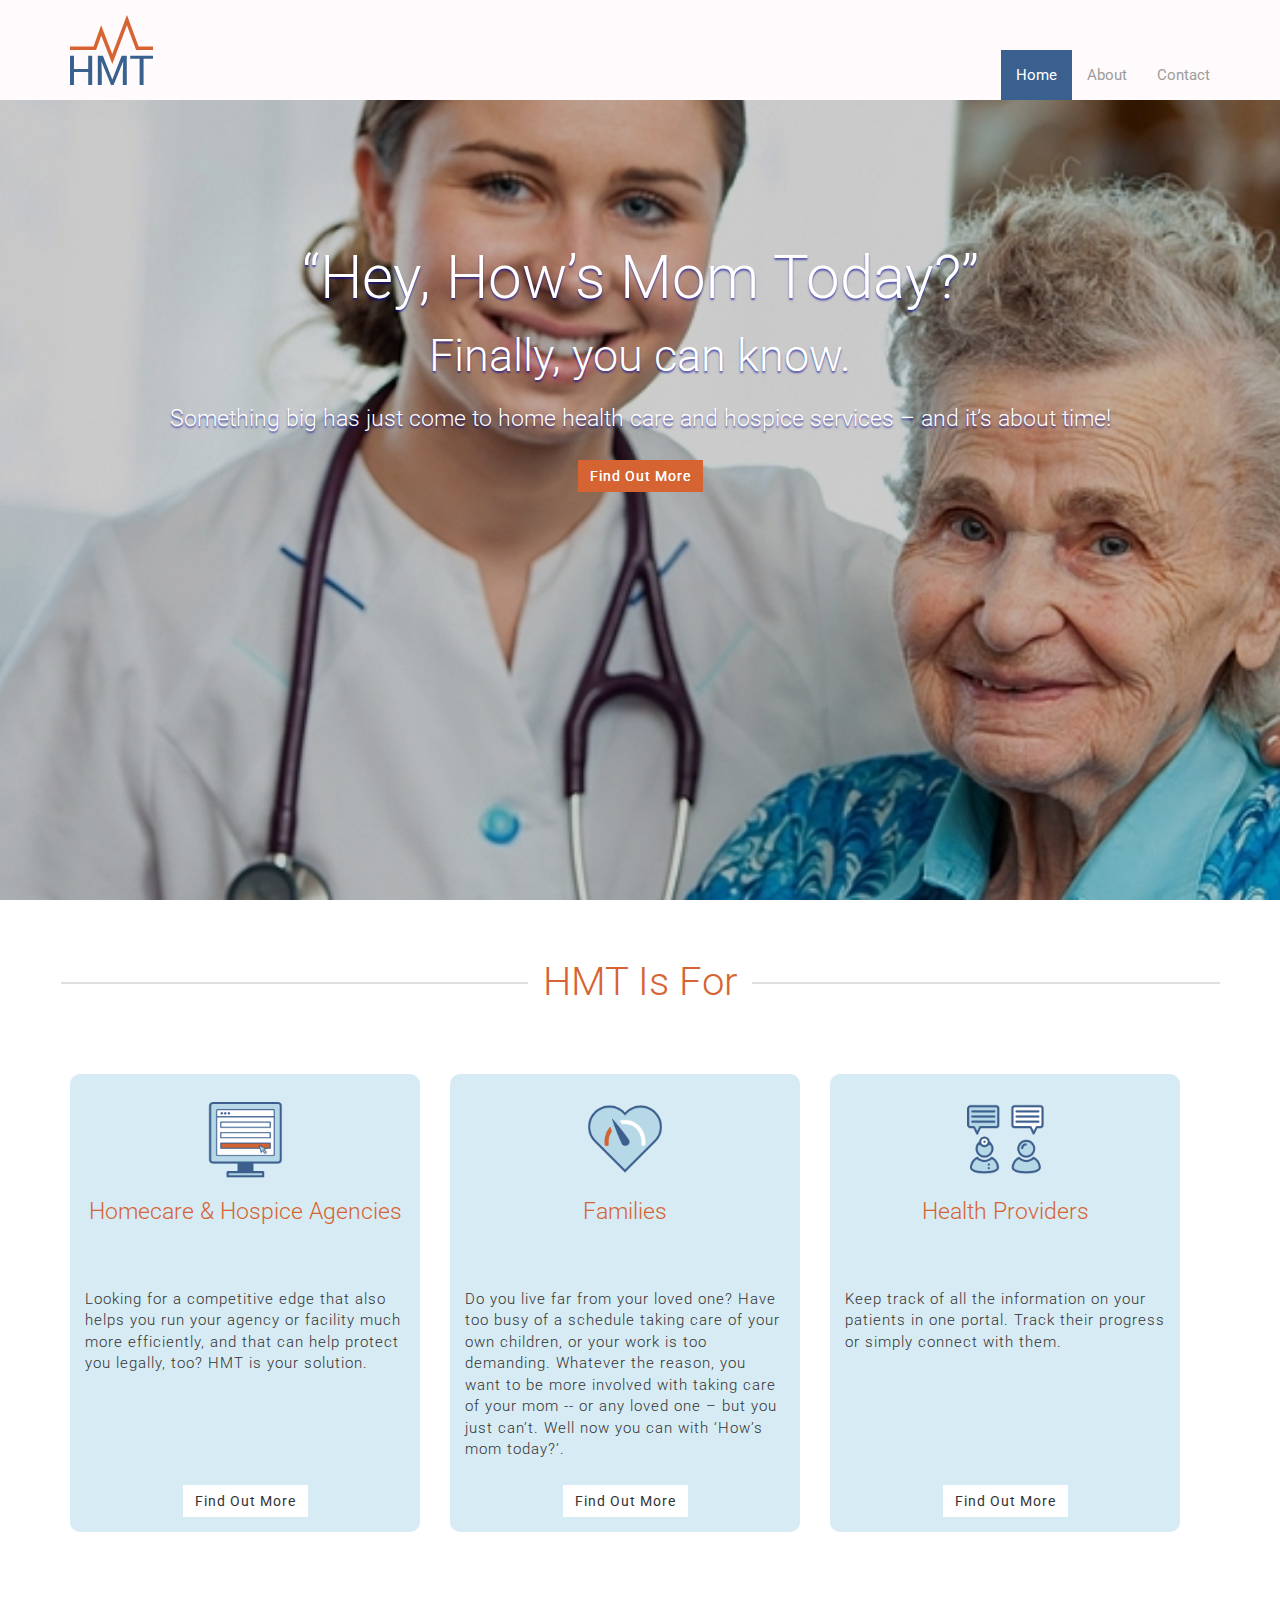
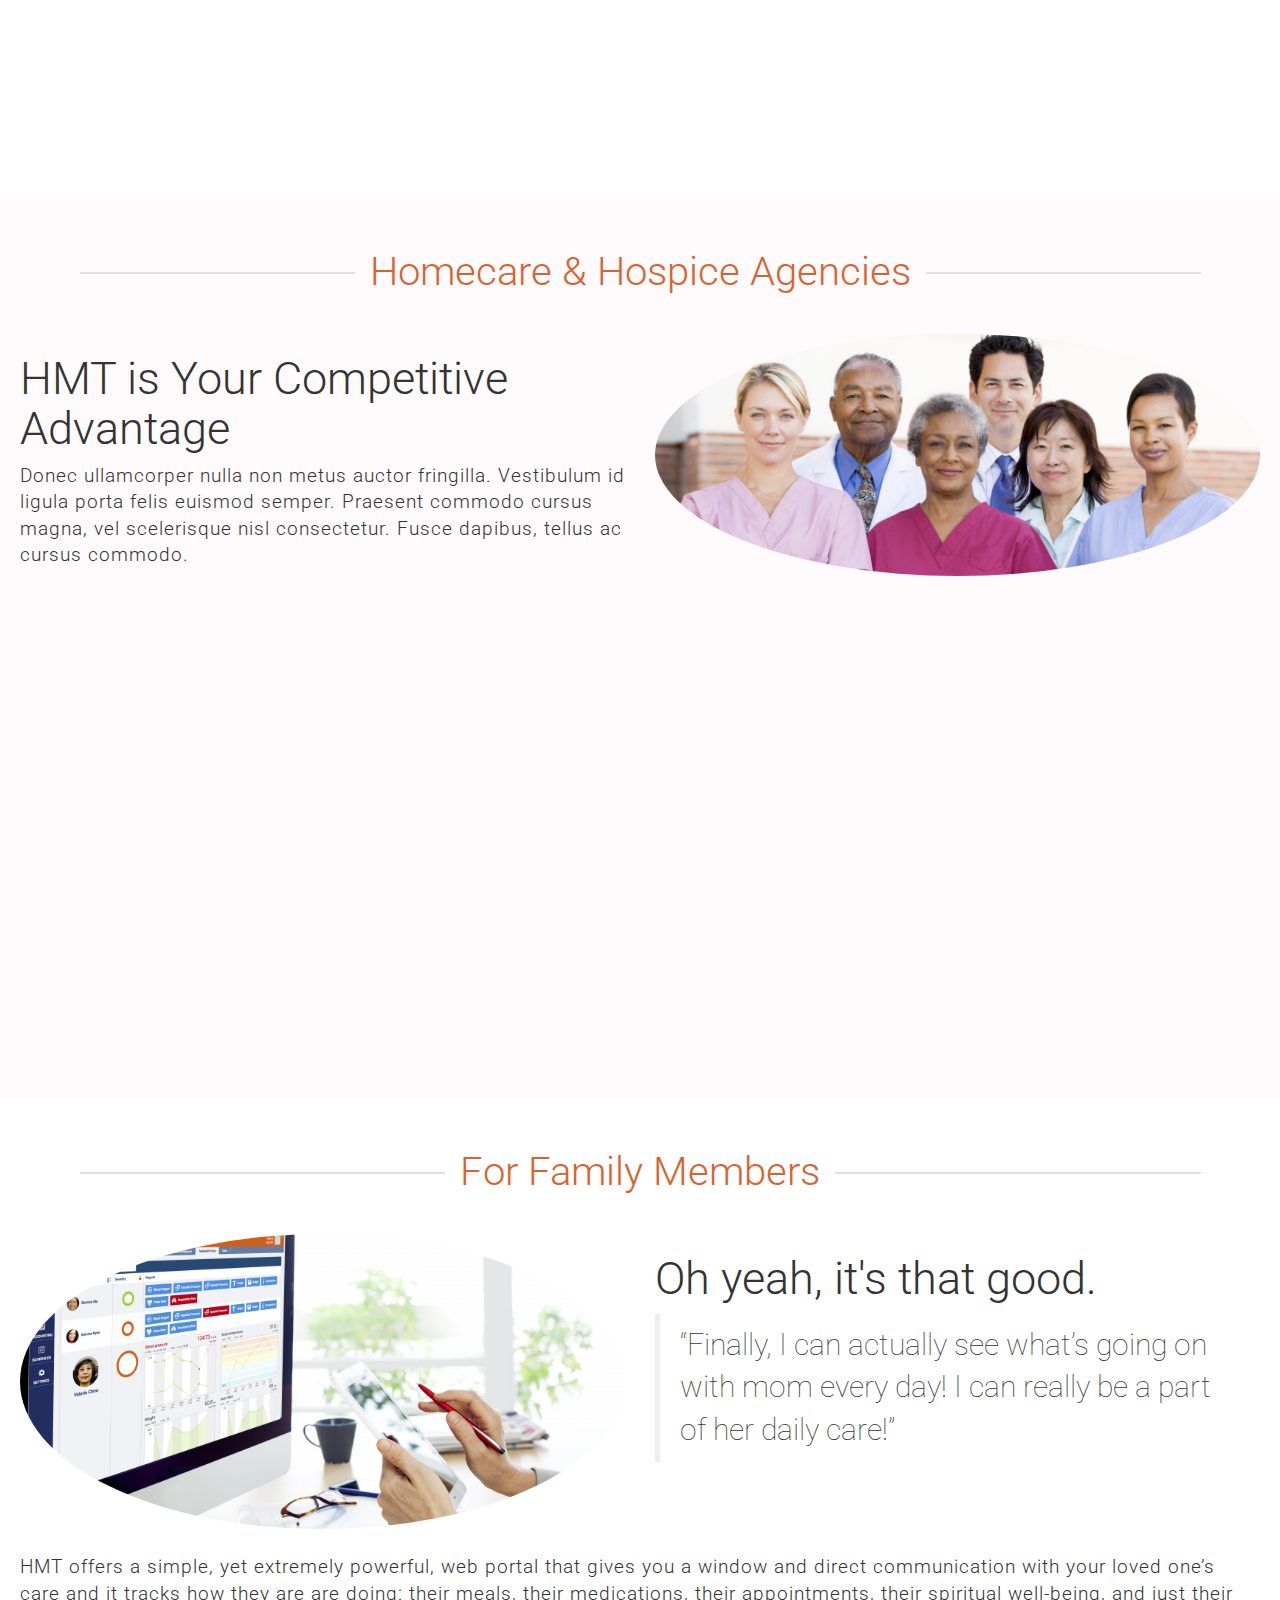
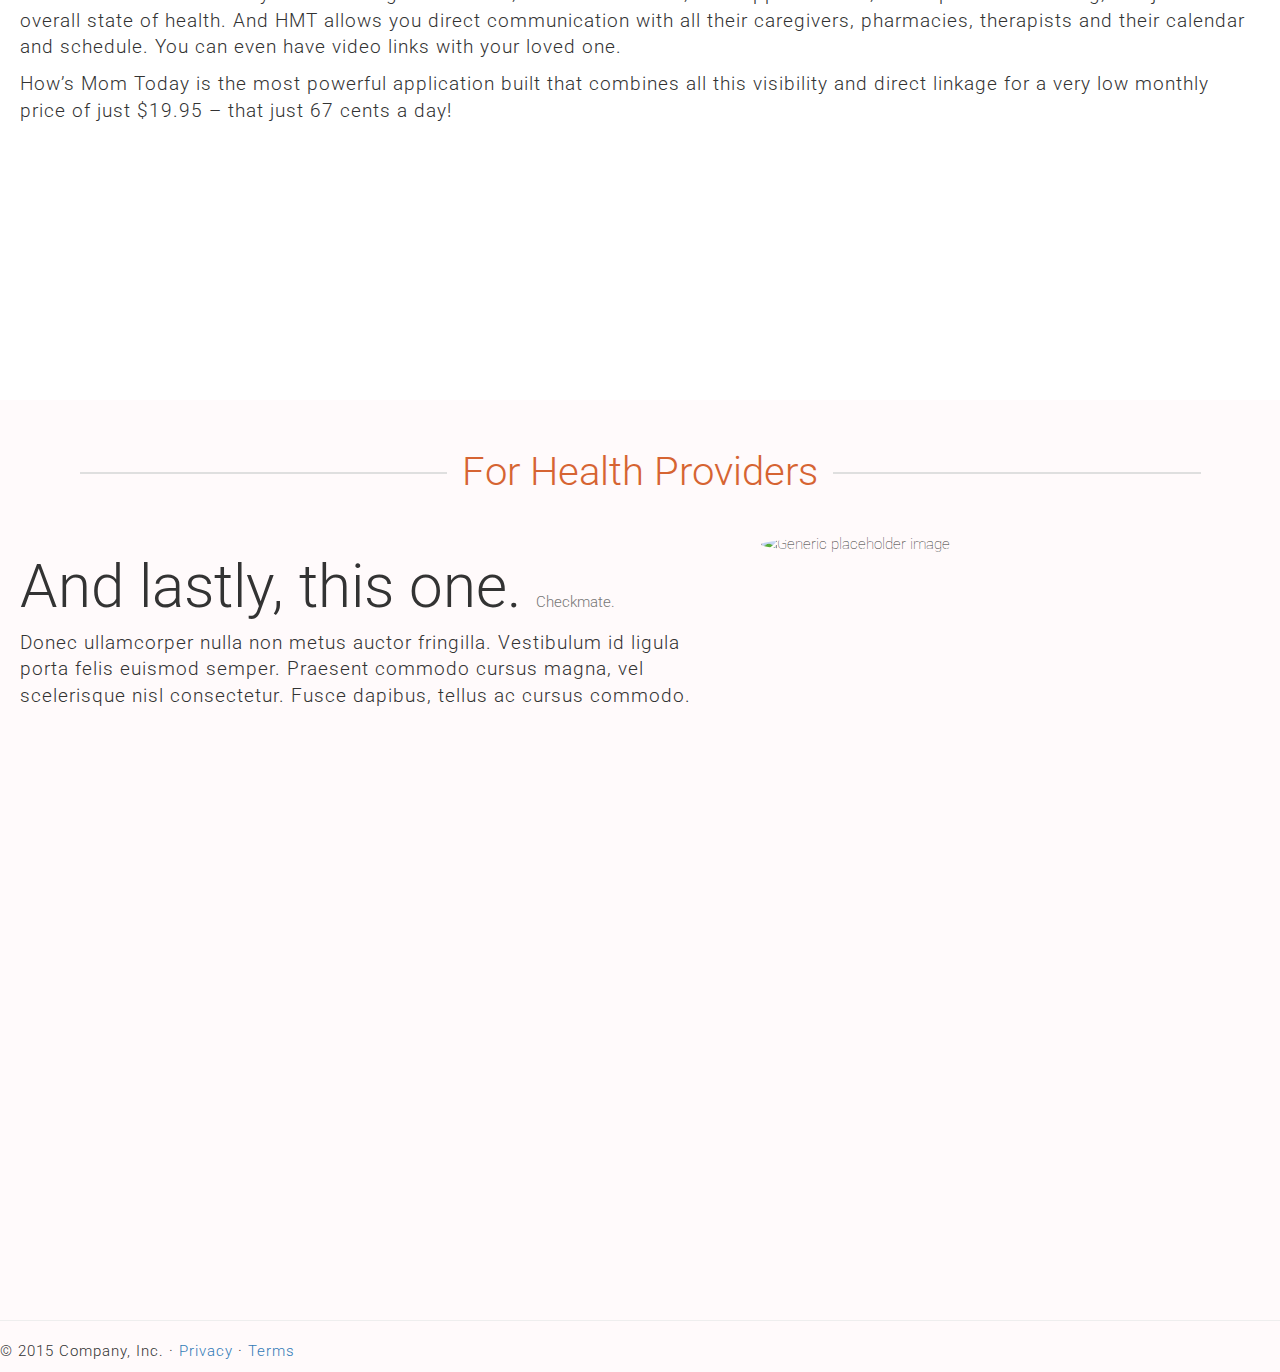
<file: landing-page/index.html>
<html>
    <head>
        <title>HMT Landing</title>
        <meta name="viewport" content="width=device-width, initial-scale=1">
        <link rel='shortcut icon' href='favicon.ico' type='image/x-icon'/ >
        <link rel="stylesheet" href="https://maxcdn.bootstrapcdn.com/bootstrap/3.3.6/css/bootstrap.min.css">
        <link href='https://fonts.googleapis.com/css?family=Roboto:400,700,300,300italic,400italic,700italic,100' rel='stylesheet' type='text/css'>
        <link rel="stylesheet" href="./styles/main.css">
    </head>
    <body>
        <div class="navbar-wrapper">
            <nav class="navbar navbar-inverse navbar-static-top">
                <div class="container">
                    <div class="navbar-header">
                        <div class="logo navbar-brand brand-name navbar-left">
                            <img src="./images/logo.svg" alt="How's Mom Today Logo'">
                        </div>
                        <button type="button" class="navbar-toggle collapsed" data-toggle="collapse" data-target="#navbar" aria-expanded="false" aria-controls="navbar">
                            <span class="sr-only">Toggle navigation</span>
                            <span class="icon-bar"></span>
                            <span class="icon-bar"></span>
                            <span class="icon-bar"></span>
                        </button>
                    </div>
                    <div id="navbar" class="navbar-collapse collapse">
                        <ul class="nav navbar-nav navbar-right">
                            <li class="active"><a href="#">Home</a></li>
                            <li><a href="#about">About</a></li>
                            <li><a href="#contact">Contact</a></li>
                        </ul>
                    </div>
                </div>
            </nav>
        </div>

        <!--start hero header area-->
        <div class="hero">
                
            <!--start content header-->
            <div class="container hero">
                <div class="hero__content clearfix">
                    <h2>“Hey, How’s Mom Today?”</h2>
                    <h3>Finally, you can know.</h3>
                    <h4>Something big has just come to home health care and hospice services – and it’s about time!</h4>
                    <p class="btn btn-default btn-orange" data-target="#customers-media" role="button">Find Out More</p>
                </div>
            </div>
            <!--end content header-->
                
        </div>
        <!--end hero header area-->

        <!-- Marketing messaging and featurettes
        ================================================== -->

        <div id="customers-media">
            <div class="u-header-border-through">
                <h2 class="background"><span>HMT is For</span></h2>
            </div>
            <div class="flex container main-icons">
                <div class="media flex-container-column">
                    <div class="media__img u-center-el"><img src="images/computer-task-list.png" alt="Managers Icon" width="100" height="100"></div>
                    <div class="media__header">
                        <h4>Homecare & Hospice Agencies</h4>
                    </div>
                    <div class="media__content">
                        <p>Looking for a competitive edge that also helps you run your agency or facility much more efficiently, and that can help protect you legally, too?  HMT is your solution.</p>
                    </div>
                    <div class="media__footer">
                        <p class="btn btn-default" data-target="#feature-managers" role="button">Find Out More</p>
                    </div>
                </div><!-- /. -->
                <div class="media flex-container-column">
                    <div class="media__img u-center-el"><img src="images/heart-meter.png" alt="Families Icon" width="100" height="100"></div>
                    <div class="media__header">
                        <h4>Families</h4>
                    </div>
                    <div class="media__content">
                        <p>Do you live far from your loved one? Have too busy of a schedule taking care of your own children, or your work is too demanding.  Whatever the reason, you want to be more involved with taking care of your mom -- or any loved one – but you just can’t.  Well now you can with ‘How’s mom today?’.</p>
                    </div>
                    <div class="media__footer">
                        <p class="btn btn-default" data-target="#feature-families" role="button">Find Out More</p>
                    </div>
                </div><!-- /. -->
                <div class="media flex-container-column">
                    <div class="media__img u-center-el"><img src="images/talk-doctor.png" alt="Providers Icon" width="100" height="100"></div>
                    <div class="media__header">
                        <h4> Health Providers</h4>
                    </div>
                    <div class="media__content">
                        <p>Keep track of all the information on your patients in one portal. Track their progress or simply connect with them.</p>
                    </div>
                    <div class="media__footer">
                        <p class="btn btn-default" data-target="#feature-providers" role="button">Find Out More</p>
                    </div><!-- /.flex-container -->
                </div><!-- /. -->
            </div>
        </div>


        <!-- START THE FEATURETTES -->

        <div id="feature-managers" class="featurette">
            <div class="u-header-border-through">
                <h2 class="background"><span>Homecare & Hospice Agencies</span></h2>
            </div>

            <div class="row">
                <div class="col-md-6">
                <h3 class="featurette-heading">HMT is Your Competitive Advantage</h3>
                <p class="lead">Donec ullamcorper nulla non metus auctor fringilla. Vestibulum id ligula porta felis euismod semper. Praesent commodo cursus magna, vel scelerisque nisl consectetur. Fusce dapibus, tellus ac cursus commodo.</p>
                </div>
                <div class="col-md-6">
                <img class="featurette-image img-responsive center-block" src="images/home-health-staff.jpg" alt="Generic placeholder image">
                </div>
            </div>
        </div>

        <div id="feature-families" class="featurette">
            <div class="u-header-border-through" id="feature-families">
                <h2 class="background"><span>For Family Members</span></h2>
            </div>

            <div class="row">
                <div class="col-md-6">
                    <img class="featurette-image img-responsive center-block" src="images/home-health-tracking.jpg" alt="Generic placeholder image">
                </div>
                <div class="col-md-6">
                    <h3 class="featurette-heading">Oh yeah, it's that good.</h3>
                    <blockquote>“Finally, I can actually see what’s going on with mom every day!  I can really be a part of her daily care!”</blockquote>
                </div>
                <div class="col-md-12">
                    <p>HMT offers a simple, yet extremely powerful, web portal that gives you a window and direct communication with your loved one’s care and it tracks how they are are doing: their meals, their medications, their appointments, their spiritual well-being, and just their overall state of health. And HMT allows you direct communication with all their caregivers, pharmacies, therapists and their calendar and schedule.  You can even have video links with your loved one.</p>
                    <p>How’s Mom Today is the most powerful application built that combines all this visibility and direct linkage for a very low monthly price of just $19.95 – that just 67 cents a day!</p>
                </div>
            </div>

        </div>

        <div id="feature-providers" class="featurette">
            <div class="u-header-border-through">     
                <h2 class="background"><span>For Health Providers</span></h2>
            </div>

            <div class="row">
                <div class="col-md-7">
                <h2 class="featurette-heading">And lastly, this one. <span class="text-muted">Checkmate.</span></h2>
                <p class="lead">Donec ullamcorper nulla non metus auctor fringilla. Vestibulum id ligula porta felis euismod semper. Praesent commodo cursus magna, vel scelerisque nisl consectetur. Fusce dapibus, tellus ac cursus commodo.</p>
                </div>
                <div class="col-md-5">
                <img class="featurette-image img-responsive center-block" data-src="http://placehold.it/350x150" alt="Generic placeholder image">
                </div>
            </div>
        </div>

        <hr class="featurette-divider">
        
        <div class="to-top">
            <p>Home</p>
        </div>

        <!-- /END THE FEATURETTES -->


        <!-- FOOTER -->
        <footer>
            <p>&copy; 2015 Company, Inc. &middot; <a href="#">Privacy</a> &middot; <a href="#">Terms</a></p>
        </footer>



        <script src="https://code.jquery.com/jquery-2.2.4.min.js" integrity="sha256-BbhdlvQf/xTY9gja0Dq3HiwQF8LaCRTXxZKRutelT44=" crossorigin="anonymous"></script>
        <script src="https://maxcdn.bootstrapcdn.com/bootstrap/3.3.6/js/bootstrap.min.js"></script>
        <!--<script src="./vendors/jquery.js"></script>-->
        <script src="app.js"></script>
    </body>
</html>
</file>
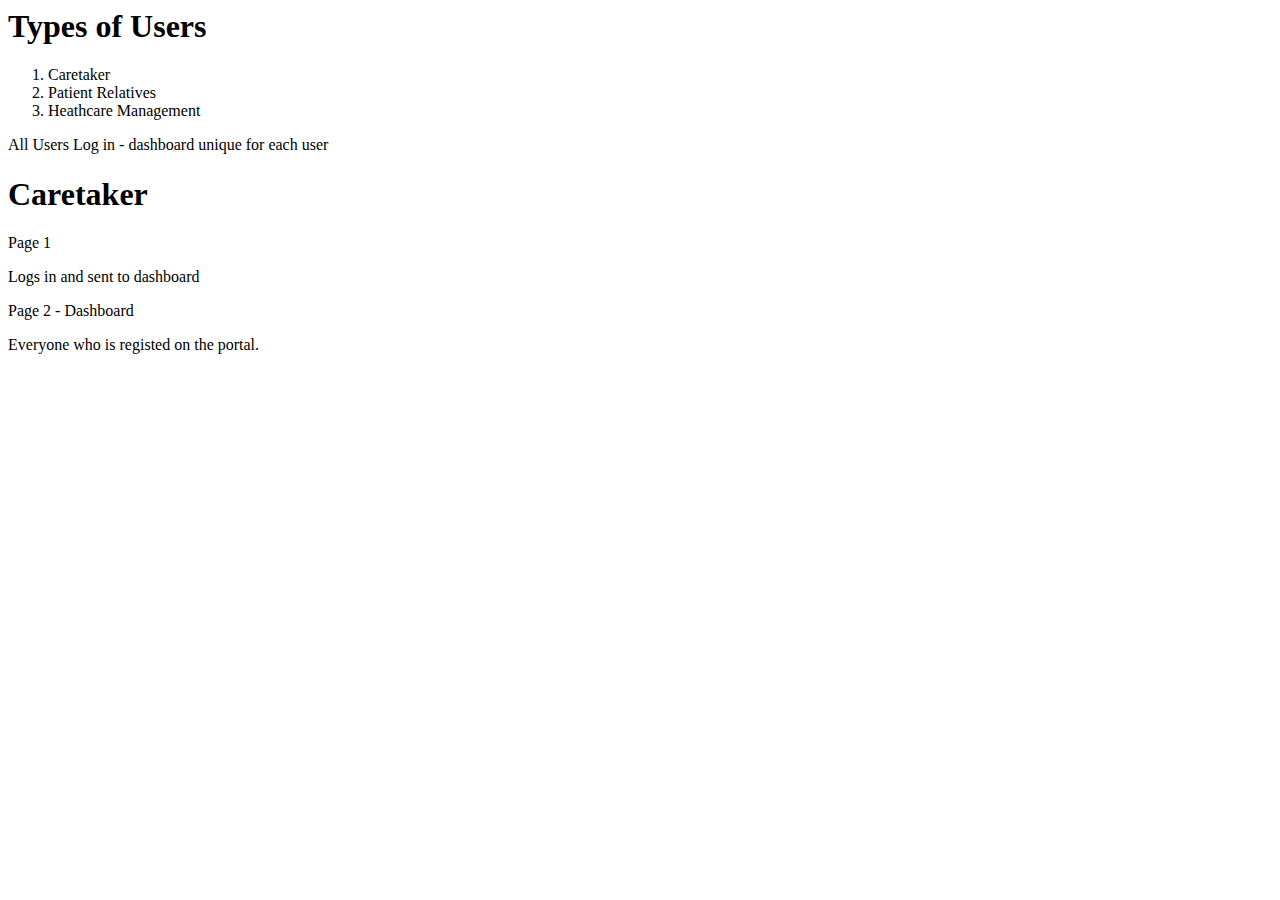
<file: userstories.htm>
<html>
<head>
    <title>User Stories</title>
</head>
<body>
    <h1> Types of Users </h1>
    <ol> 
        <li>Caretaker</li>
        <li>Patient Relatives</li>
        <li>Heathcare Management</li>
    </ol>
    All Users
    
    Log in - dashboard unique for each user
    
    <div class="caretaker-story">
        <h1>Caretaker</h1>
        <div class="page-1">Page 1
            <p>Logs in and sent to dashboard</p>
        </div>
        <div class="page-2">Page 2 - Dashboard
            <p>
                <p>Everyone who is registed on the portal.</p>
            </p>
        </div>
    </div>
</body>
</html>
</file>
<file: landing-page/styles/main.css>
/**** Font Declarations ****/
/*  Main Body Styles */
* {
  font-family: "Roboto", sans-serif;
  font-size: 1.5rem; }

body {
  background: #fffafb;
  -webkit-font-smoothing: antialiased;
  text-shadow: 1px 1px 1px rgba(0, 0, 0, 0.004); }

p {
  font-weight: 300;
  letter-spacing: 1; }

h6 {
  font-size: .5em; }

h5 {
  font-size: 1em;
  color: #d66432; }

h4 {
  font-size: 1.5em;
  font-weight: 300; }

h3 {
  font-size: 3em;
  font-weight: 300; }

h2 {
  font-size: 4em;
  font-weight: 300; }

h1 {
  font-size: 5em; }

.u-center-el {
  margin: 0 auto; }

.u-right {
  float: right; }

.u-left {
  float: left; }

.u-italics {
  font-size: italics; }

.u-header-border-through {
  position: relative;
  text-align: center; }
  .u-header-border-through h2 {
    margin: 30px;
    margin-bottom: 40px;
    color: #d66432;
    text-align: center;
    text-transform: capitalize; }
  .u-header-border-through .background {
    position: relative;
    z-index: 1; }
    .u-header-border-through .background:before {
      border-top: 2px solid #dfdfdf;
      content: "";
      margin: 0 auto;
      /* this centers the line to the full width specified */
      position: absolute;
      /* positioning must be absolute here, and relative positioning must be applied to the parent */
      top: 50%;
      left: 0;
      right: 0;
      bottom: 0;
      width: 95%;
      z-index: -1; }
    .u-header-border-through .background span {
      /* to hide the lines from behind the text, you have to set the background color the same as the container */
      background: #fffafb;
      padding: 0 15px;
      font-size: 4rem; }

.flex, .flex-container-column {
  display: -webkit-flex;
  display: flex;
  flex-flow: row wrap;
  justify-content: center; }

.flex-container-column {
  -webkit-flex-flow: column wrap;
  flex-flow: column wrap;
  flex: 1; }

/* HERO IMAGE - HEADER */
/* container 100& width background */
.hero {
  background: linear-gradient(rgba(0, 0, 0, 0.2), rgba(0, 0, 0, 0.2)), url(../images/home-health-care-2.jpg) no-repeat;
  width: 100%;
  height: calc(100vh - 100px);
  background-size: cover;
  background-position: top;
  position: relative; }

.hero__content {
  margin: 0 auto;
  margin-top: 10%;
  width: 85%;
  color: #fff;
  text-align: center;
  text-shadow: 0px 2px 2px rgba(0, 0, 155, 0.6); }
  .hero__content h3 {
    margin-bottom: 25px; }
  .hero__content .btn {
    margin-top: 20px;
    text-shadow: 0 0 0; }

/* overriding bootstrap padding and margins */
.container-hero {
  padding: 0; }

.row-hero {
  margin: 0; }

.navbar {
  margin-bottom: 0;
  background: #fffafb;
  border: 0; }

#navbar {
  margin-top: 50px; }

.navbar-inverse .navbar-nav > .active > a,
.navbar-inverse .navbar-nav > .active > a:focus,
.navbar-inverse .navbar-nav > .active > a:hover {
  background: #3a608f; }

.navbar-inverse .navbar-nav > li > a:focus,
.navbar-inverse .navbar-nav > li > a:hover {
  color: #3a608f; }

.logo {
  height: 100px; }
  .logo img {
    height: 70px; }

.main-icons {
  margin-bottom: 30px; }

#customers-media {
  padding: 30px 0;
  background: #fff;
  min-height: 100vh; }
  #customers-media .background span {
    background: #fff; }

.media {
  margin: 30px 30px 0 0;
  padding: 15px;
  background: #d7ebf4;
  border-radius: 10px;
  min-width: 275px;
  max-width: 350px; }
  @media screen and (max-width: 45em) {
    .media {
      margin-right: 0; } }

.media:first-child {
  margin-top: 30px; }

.media__header {
  height: 100px;
  text-align: center;
  color: #d66432; }

.media__content {
  display: flex;
  flex: auto; }

.media__footer {
  text-align: center; }
  .media__footer p {
    margin: 15px 0 0; }

.btn {
  border-radius: 0;
  border: 0; }

.btn-orange {
  background: #d66432;
  color: #fff; }

.to-top {
  position: fixed;
  z-index: 20;
  bottom: 20;
  right: 20;
  border-radius: 50%;
  background: #d66432;
  color: #fff;
  padding: 10px;
  cursor: pointer; }
  .to-top p {
    margin: 0;
    padding: 0; }

.featurette {
  min-height: 100vh;
  padding: 20px;
  font-weight: 100; }
  .featurette [class^="col-"] {
    margin-bottom: 25px; }
  .featurette p {
    font-size: 1.25em; }

.featurette:nth-child(odd) {
  background: #fff; }
  .featurette:nth-child(odd) .background span {
    background: #fff; }

blockquote {
  font-weight: 100;
  font-size: 2em; }

.featurette-image {
  border-radius: 50%; }

/*# sourceMappingURL=main.css.map */
</file>
